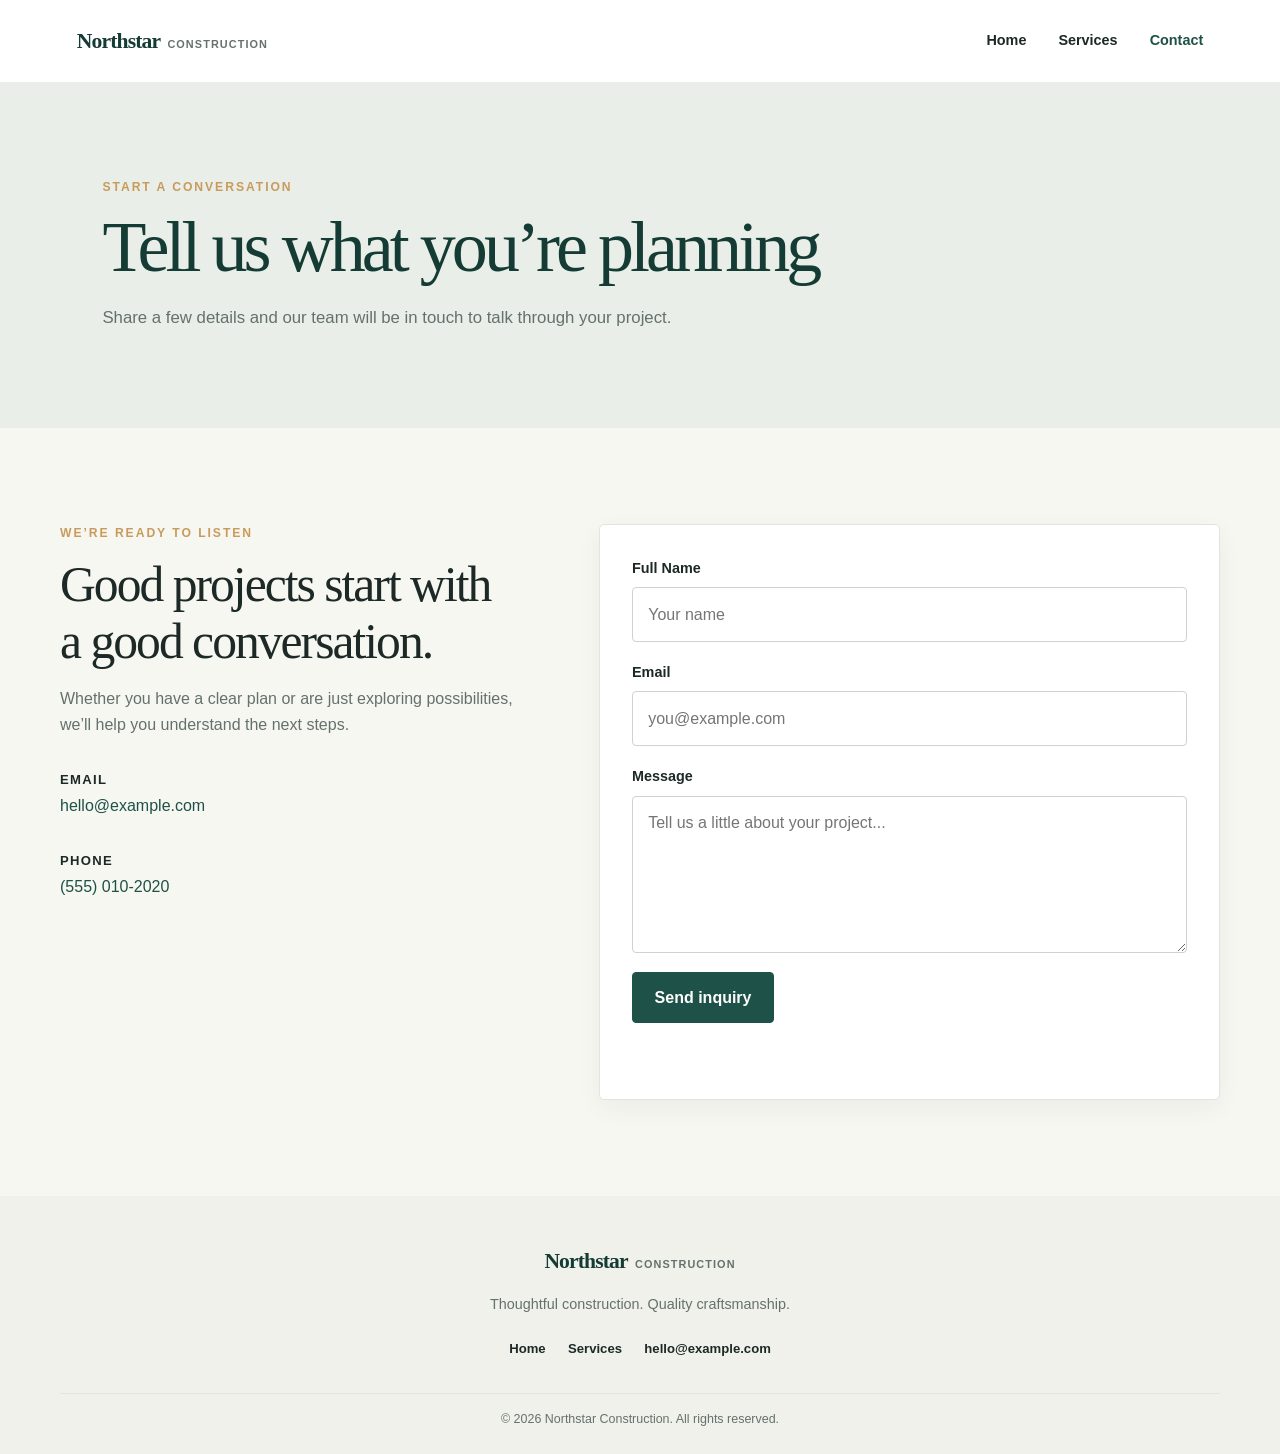
<file: contact.html>
<!DOCTYPE html>
<html lang="en">
<head>
  <meta charset="UTF-8">
  <meta name="viewport" content="width=device-width, initial-scale=1.0">
  <meta name="description" content="Tell Northstar Construction about your building, renovation, or commercial construction project.">
  <meta name="keywords" content="contact construction company, construction quote, building project consultation">
  <link rel="canonical" href="https://example.com/contact.html">
  <title>Contact Us | Northstar Construction</title>
  <link rel="stylesheet" href="style.css">
</head>
<body>
  <header class="site-header">
    <a class="brand" href="index.html" aria-label="Northstar Construction home">Northstar<span>Construction</span></a>
    <button class="menu-toggle" type="button" aria-label="Open navigation menu" aria-controls="primary-navigation" aria-expanded="false">
      <div class="hamburger-icon" aria-hidden="true"><span></span><span></span><span></span></div>
    </button>
    <nav class="site-nav" id="primary-navigation" aria-label="Main navigation">
      <a href="index.html" aria-label="Go to homepage">Home</a>
      <a href="services.html" aria-label="View our services">Services</a>
      <a href="contact.html" aria-label="Contact Northstar Construction" aria-current="page">Contact</a>
    </nav>
  </header>

  <main>
    <section class="page-banner" aria-labelledby="page-title">
      <p class="eyebrow">Start a conversation</p>
      <h1 id="page-title">Tell us what you’re planning</h1>
      <p>Share a few details and our team will be in touch to talk through your project.</p>
    </section>

    <section class="content-section contact-layout" aria-label="Contact information and form">
      <div class="contact-copy">
        <p class="eyebrow">We’re ready to listen</p>
        <h2>Good projects start with a good conversation.</h2>
        <p>Whether you have a clear plan or are just exploring possibilities, we’ll help you understand the next steps.</p>
        <div class="contact-detail">
          <h3>Email</h3>
          <a href="mailto:hello@example.com">hello@example.com</a>
        </div>
        <div class="contact-detail">
          <h3>Phone</h3>
          <a href="tel:+15550102020">(555) 010-2020</a>
        </div>
      </div>

      <form class="contact-form" id="contact-form">
        <div class="form-field">
          <label for="full-name">Full Name</label>
          <input type="text" id="full-name" name="name" autocomplete="name" placeholder="Your name" required>
        </div>
        <div class="form-field">
          <label for="email">Email</label>
          <input type="email" id="email" name="email" autocomplete="email" placeholder="you@example.com" required>
        </div>
        <div class="form-field">
          <label for="message">Message</label>
          <textarea id="message" name="message" rows="5" placeholder="Tell us a little about your project..." required></textarea>
        </div>
        <button class="button" type="submit" aria-label="Submit your project inquiry">Send inquiry</button>
        <p class="form-success" id="form-success" role="status" aria-live="polite"></p>
      </form>
    </section>
  </main>

  <footer class="site-footer">
    <a class="brand brand-footer" href="index.html" aria-label="Northstar Construction home">Northstar<span>Construction</span></a>
    <p>Thoughtful construction. Quality craftsmanship.</p>
    <div class="footer-links">
      <a href="index.html">Home</a>
      <a href="services.html">Services</a>
      <a href="mailto:hello@example.com" aria-label="Email Northstar Construction">hello@example.com</a>
    </div>
    <p class="copyright">&copy; <span class="current-year">2026</span> Northstar Construction. All rights reserved.</p>
  </footer>
  <script src="script.js"></script>
</body>
</html>
</file>
<file: style.css>
* {
  box-sizing: border-box;
  margin: 0;
  padding: 0;
}

:root {
  color-scheme: light;
  --ink: #1d2927;
  --muted: #65716c;
  --paper: #f7f7f2;
  --white: #fff;
  --green: #1e5147;
  --green-dark: #143b34;
  --gold: #c89b5c;
  --line: #e2e5df;
  --shadow: 0 14px 36px rgba(27, 45, 39, 0.1);
}

html {
  scroll-behavior: smooth;
}

body {
  min-width: 320px;
  background: var(--paper);
  color: var(--ink);
  font-family: "Segoe UI", Arial, sans-serif;
  line-height: 1.6;
}

img {
  display: block;
  max-width: 100%;
}

a {
  color: inherit;
}

button,
input,
textarea {
  font: inherit;
}

.site-header {
  position: relative;
  z-index: 5;
  display: flex;
  min-height: 82px;
  align-items: center;
  justify-content: space-between;
  gap: 2rem;
  padding: 0 max(6vw, 1.5rem);
  background: var(--white);
}

.brand {
  display: inline-flex;
  align-items: baseline;
  gap: 0.45rem;
  color: var(--green-dark);
  font-family: Georgia, "Times New Roman", serif;
  font-size: 1.35rem;
  font-weight: 700;
  letter-spacing: -0.04em;
  text-decoration: none;
  white-space: nowrap;
}

.brand span {
  color: var(--muted);
  font-family: "Segoe UI", Arial, sans-serif;
  font-size: 0.68rem;
  font-weight: 600;
  letter-spacing: 0.1em;
  text-transform: uppercase;
}

.site-nav {
  display: flex;
  align-items: center;
  gap: 2rem;
}

.site-nav a,
.footer-links a {
  color: var(--ink);
  font-size: 0.9rem;
  font-weight: 600;
  text-decoration: none;
  transition: color 180ms ease;
}

.site-nav a:hover,
.site-nav a[aria-current="page"],
.footer-links a:hover {
  color: var(--green);
}

.menu-toggle {
  display: none;
  width: 44px;
  height: 44px;
  align-items: center;
  justify-content: center;
  border: 1px solid var(--line);
  border-radius: 8px;
  background: var(--white);
  color: var(--ink);
  cursor: pointer;
}

.hamburger-icon {
  display: grid;
  gap: 5px;
}

.hamburger-icon span {
  width: 20px;
  height: 2px;
  border-radius: 2px;
  background: currentColor;
}

.hero {
  position: relative;
  display: flex;
  min-height: min(680px, 76vh);
  align-items: center;
  overflow: hidden;
  background: #394b44;
}

.hero-image,
.hero::after {
  position: absolute;
  inset: 0;
  width: 100%;
  height: 100%;
}

.hero-image {
  object-fit: cover;
  object-position: center 58%;
}

.hero::after {
  z-index: 1;
  background: linear-gradient(90deg, rgba(13, 30, 26, 0.78), rgba(13, 30, 26, 0.18));
  content: "";
}

.hero-content {
  position: relative;
  z-index: 2;
  width: min(760px, 100%);
  padding: 5rem max(9vw, 2rem);
  color: var(--white);
}

.eyebrow {
  margin-bottom: 0.8rem;
  color: var(--gold);
  font-size: 0.76rem;
  font-weight: 700;
  letter-spacing: 0.16em;
  text-transform: uppercase;
}

.hero h1,
.page-banner h1 {
  max-width: 720px;
  font-family: Georgia, "Times New Roman", serif;
  font-size: clamp(2.8rem, 7vw, 5.4rem);
  font-weight: 500;
  letter-spacing: -0.055em;
  line-height: 1.05;
}

.hero-content > p:not(.eyebrow) {
  max-width: 540px;
  margin: 1.4rem 0 2rem;
  color: rgba(255, 255, 255, 0.86);
  font-size: 1.1rem;
}

.button {
  display: inline-flex;
  min-height: 50px;
  align-items: center;
  justify-content: center;
  border: 1px solid var(--green);
  border-radius: 4px;
  padding: 0.75rem 1.35rem;
  background: var(--green);
  color: var(--white);
  cursor: pointer;
  font-weight: 700;
  text-decoration: none;
  transition: background-color 180ms ease, border-color 180ms ease, transform 180ms ease;
}

.button:hover {
  transform: translateY(-2px);
  border-color: var(--green-dark);
  background: var(--green-dark);
}

.button-light {
  border-color: var(--white);
  background: var(--white);
  color: var(--green-dark);
}

.button-light:hover {
  border-color: #e8eee8;
  background: #e8eee8;
  color: var(--green-dark);
}

.content-section {
  width: min(1160px, calc(100% - 3rem));
  margin: 0 auto;
  padding: 6rem 0;
}

.section-heading {
  max-width: 700px;
  margin-bottom: 2rem;
}

.section-heading h2,
.contact-copy h2,
.aside-note h2,
.cta-band h2 {
  font-family: Georgia, "Times New Roman", serif;
  font-size: clamp(2rem, 4vw, 3.1rem);
  font-weight: 500;
  letter-spacing: -0.04em;
  line-height: 1.15;
}

.generated-content {
  max-width: 800px;
  color: var(--muted);
  font-size: 1.05rem;
}

.generated-content p + p {
  margin-top: 1rem;
}

.loading-content {
  color: var(--muted);
  font-style: italic;
}

.loading-content p::after {
  display: inline-block;
  width: 1.5rem;
  overflow: hidden;
  vertical-align: bottom;
  animation: loading-dots 1.2s steps(4, end) infinite;
  content: "...";
}

@keyframes loading-dots {
  0% { width: 0; }
  100% { width: 1.5rem; }
}

.generated-services {
  padding-top: 0;
}

.generated-services ul {
  display: grid;
  gap: 0.75rem;
  margin: 0.5rem 0 1.5rem 1.25rem;
}

.generated-services li {
  padding-left: 0.35rem;
}

.text-link {
  display: inline-flex;
  align-items: center;
  gap: 0.55rem;
  margin-top: 1.5rem;
  color: var(--green);
  font-weight: 700;
  text-decoration: none;
}

.text-link span {
  transition: transform 180ms ease;
}

.text-link:hover span {
  transform: translateX(4px);
}

.page-banner {
  padding: 6rem max(8vw, 1.5rem);
  background: #e9eee8;
}

.page-banner h1 {
  max-width: 850px;
  color: var(--green-dark);
  font-size: clamp(2.5rem, 6vw, 4.5rem);
}

.page-banner > p:last-child {
  max-width: 620px;
  margin-top: 1.2rem;
  color: var(--muted);
  font-size: 1.05rem;
}

.services-layout {
  display: flex;
  align-items: flex-start;
  gap: 4rem;
}

.service-list {
  display: grid;
  flex: 1 1 58%;
  gap: 1rem;
}

.service-card {
  position: relative;
  border: 1px solid var(--line);
  border-radius: 5px;
  padding: 1.6rem 1.7rem 1.6rem 4.5rem;
  background: var(--white);
  box-shadow: 0 5px 16px rgba(27, 45, 39, 0.04);
  transition: box-shadow 200ms ease, transform 200ms ease, border-color 200ms ease;
}

.service-card:hover {
  transform: translateY(-3px);
  border-color: #cbd8ce;
  box-shadow: var(--shadow);
}

.service-number {
  position: absolute;
  top: 1.7rem;
  left: 1.5rem;
  color: var(--gold);
  font-family: Georgia, "Times New Roman", serif;
  font-size: 1.1rem;
}

.service-card h2 {
  margin-bottom: 0.45rem;
  font-family: Georgia, "Times New Roman", serif;
  font-size: 1.35rem;
  font-weight: 600;
}

.service-card p,
.aside-note p:last-of-type {
  color: var(--muted);
}

.service-aside {
  flex: 0 1 38%;
  min-width: 260px;
}

.service-aside > img {
  width: 100%;
  max-height: 350px;
  border-radius: 5px;
  object-fit: cover;
}

.aside-note {
  padding: 1.8rem 0;
}

.aside-note h2 {
  font-size: 2rem;
}

.aside-note p:last-of-type {
  margin-top: 0.9rem;
}

.contact-layout {
  display: grid;
  grid-template-columns: 0.85fr 1.15fr;
  gap: 5rem;
}

.contact-copy h2 {
  max-width: 490px;
}

.contact-copy > p:not(.eyebrow) {
  max-width: 490px;
  margin-top: 1rem;
  color: var(--muted);
}

.contact-detail {
  margin-top: 2rem;
}

.contact-detail h3 {
  margin-bottom: 0.15rem;
  font-size: 0.82rem;
  letter-spacing: 0.1em;
  text-transform: uppercase;
}

.contact-detail a {
  color: var(--green);
  text-decoration: none;
}

.contact-form {
  display: grid;
  gap: 1.2rem;
  padding: 2rem;
  border: 1px solid var(--line);
  border-radius: 5px;
  background: var(--white);
  box-shadow: 0 8px 26px rgba(27, 45, 39, 0.05);
}

.form-field {
  display: grid;
  gap: 0.45rem;
}

.form-field label {
  font-size: 0.9rem;
  font-weight: 700;
}

.form-field input,
.form-field textarea,
.chat-input-area textarea {
  width: 100%;
  border: 1px solid #ccd3ce;
  border-radius: 4px;
  padding: 0.85rem 0.95rem;
  background: var(--white);
  color: var(--ink);
  outline: none;
  transition: border-color 180ms ease, box-shadow 180ms ease;
}

.form-field textarea,
.chat-input-area textarea {
  resize: vertical;
}

.form-field input:focus,
.form-field textarea:focus,
.chat-input-area textarea:focus {
  border-color: var(--green);
  box-shadow: 0 0 0 3px rgba(30, 81, 71, 0.14);
}

.contact-form .button {
  justify-self: start;
}

.form-success {
  min-height: 1.5rem;
  color: var(--green);
  font-weight: 600;
}

.cta-band {
  display: flex;
  align-items: center;
  justify-content: space-between;
  gap: 2rem;
  padding: 3rem max(9vw, 2rem);
  background: var(--green-dark);
  color: var(--white);
}

.cta-band h2 {
  max-width: 650px;
}

.site-footer {
  display: grid;
  justify-items: center;
  gap: 0.75rem;
  padding: 3rem 1.5rem 1.5rem;
  background: #f0f1eb;
  text-align: center;
}

.brand-footer {
  margin-bottom: 0.2rem;
}

.site-footer > p {
  color: var(--muted);
  font-size: 0.9rem;
}

.footer-links {
  display: flex;
  flex-wrap: wrap;
  justify-content: center;
  gap: 1.4rem;
  margin: 0.6rem 0;
}

.footer-links a {
  font-size: 0.82rem;
}

.site-footer .copyright {
  width: min(100%, 1160px);
  margin-top: 0.8rem;
  border-top: 1px solid var(--line);
  padding-top: 1rem;
  font-size: 0.78rem;
}

.chat-toggle {
  position: fixed;
  z-index: 9;
  right: 1.5rem;
  bottom: 1.5rem;
  display: grid;
  width: 60px;
  height: 60px;
  place-items: center;
  border: 0;
  border-radius: 50%;
  background: var(--green);
  box-shadow: var(--shadow);
  color: var(--white);
  cursor: pointer;
  font-size: 1.45rem;
  transition: transform 180ms ease, background-color 180ms ease;
}

.chat-toggle:hover {
  transform: translateY(-3px);
  background: var(--green-dark);
}

.chatbot {
  position: fixed;
  z-index: 8;
  right: 1.5rem;
  bottom: 6.5rem;
  display: flex;
  width: min(380px, calc(100vw - 2rem));
  height: min(520px, calc(100vh - 9rem));
  flex-direction: column;
  overflow: hidden;
  border: 1px solid var(--line);
  border-radius: 10px;
  background: var(--white);
  box-shadow: 0 20px 60px rgba(15, 35, 29, 0.2);
  opacity: 0;
  pointer-events: none;
  transform: translateY(10px);
  transition: opacity 180ms ease, transform 180ms ease;
}

.chatbot.is-open {
  opacity: 1;
  pointer-events: auto;
  transform: translateY(0);
}

.chatbot-header {
  display: flex;
  align-items: center;
  justify-content: space-between;
  padding: 1rem 1.1rem;
  background: var(--green-dark);
  color: var(--white);
}

.chatbot-title {
  font-weight: 700;
}

.chatbot-status {
  color: rgba(255, 255, 255, 0.72);
  font-size: 0.76rem;
}

.chat-close {
  border: 0;
  background: transparent;
  color: var(--white);
  cursor: pointer;
  font-size: 1.7rem;
  line-height: 1;
}

.chat-messages {
  display: flex;
  flex: 1;
  flex-direction: column;
  gap: 0.75rem;
  overflow-y: auto;
  padding: 1rem;
}

.chat-message {
  max-width: 88%;
  border-radius: 12px;
  padding: 0.7rem 0.85rem;
  overflow-wrap: anywhere;
  white-space: pre-wrap;
}

.chat-message p {
  font-size: 0.9rem;
}

.ai-message {
  align-self: flex-start;
  border: 1px solid var(--line);
  border-bottom-left-radius: 3px;
  background: #f0f3ef;
}

.user-message {
  align-self: flex-end;
  border-bottom-right-radius: 3px;
  background: var(--green);
  color: var(--white);
}

.typing-indicator {
  display: inline-flex;
  gap: 4px;
}

.typing-indicator span {
  width: 6px;
  height: 6px;
  border-radius: 50%;
  background: var(--muted);
  animation: typing 900ms ease-in-out infinite alternate;
}

.typing-indicator span:nth-child(2) { animation-delay: 150ms; }
.typing-indicator span:nth-child(3) { animation-delay: 300ms; }

@keyframes typing {
  to { opacity: 0.3; transform: translateY(-3px); }
}

.chat-input-area {
  display: flex;
  align-items: flex-end;
  gap: 0.55rem;
  border-top: 1px solid var(--line);
  padding: 0.75rem;
}

.chat-input-area textarea {
  max-height: 100px;
  min-height: 44px;
  padding: 0.65rem;
  font-size: 0.88rem;
}

.chat-send {
  min-height: 44px;
  padding: 0.5rem 0.8rem;
}

.visually-hidden {
  position: absolute;
  width: 1px;
  height: 1px;
  overflow: hidden;
  clip: rect(0, 0, 0, 0);
  white-space: nowrap;
  clip-path: inset(50%);
}

:focus-visible {
  outline: 3px solid var(--gold);
  outline-offset: 3px;
}

@media (max-width: 768px) {
  .site-header {
    min-height: 72px;
  }

  .menu-toggle {
    display: inline-flex;
  }

  .site-nav {
    position: absolute;
    top: 100%;
    right: 0;
    left: 0;
    display: none;
    align-items: stretch;
    gap: 0;
    border-top: 1px solid var(--line);
    padding: 0.5rem max(6vw, 1.5rem) 1rem;
    background: var(--white);
    box-shadow: 0 10px 15px rgba(27, 45, 39, 0.08);
  }

  .site-nav.is-open {
    display: flex;
    flex-direction: column;
  }

  .site-nav a {
    padding: 0.75rem 0;
  }

  .hero {
    min-height: 590px;
  }

  .hero-content {
    padding: 4rem 7vw;
  }

  .content-section {
    padding: 4.5rem 0;
  }

  .generated-services {
    padding-top: 0;
  }

  .services-layout {
    flex-direction: column;
    gap: 2.5rem;
  }

  .service-list,
  .service-aside {
    width: 100%;
    flex-basis: auto;
  }

  .service-aside {
    min-width: 0;
  }

  .service-aside > img {
    max-height: 400px;
  }

  .contact-layout {
    grid-template-columns: 1fr;
    gap: 3rem;
  }

  .cta-band {
    align-items: flex-start;
    flex-direction: column;
  }
}

@media (max-width: 480px) {
  .brand {
    font-size: 1.18rem;
  }

  .brand span {
    font-size: 0.58rem;
  }

  .hero {
    min-height: 540px;
  }

  .hero-content > p:not(.eyebrow) {
    font-size: 1rem;
  }

  .page-banner {
    padding-top: 4.5rem;
    padding-bottom: 4.5rem;
  }

  .contact-form {
    padding: 1.25rem;
  }

  .service-card {
    padding: 1.4rem 1.2rem 1.4rem 3.7rem;
  }

  .service-number {
    left: 1.2rem;
  }

  .chat-toggle {
    right: 1rem;
    bottom: 1rem;
    width: 54px;
    height: 54px;
  }

  .chatbot {
    right: 1rem;
    bottom: 5.5rem;
    height: min(520px, calc(100vh - 7rem));
  }
}

@media (prefers-reduced-motion: reduce) {
  *,
  *::before,
  *::after {
    scroll-behavior: auto !important;
    animation-duration: 0.01ms !important;
    animation-iteration-count: 1 !important;
    transition-duration: 0.01ms !important;
  }
}
</file>
